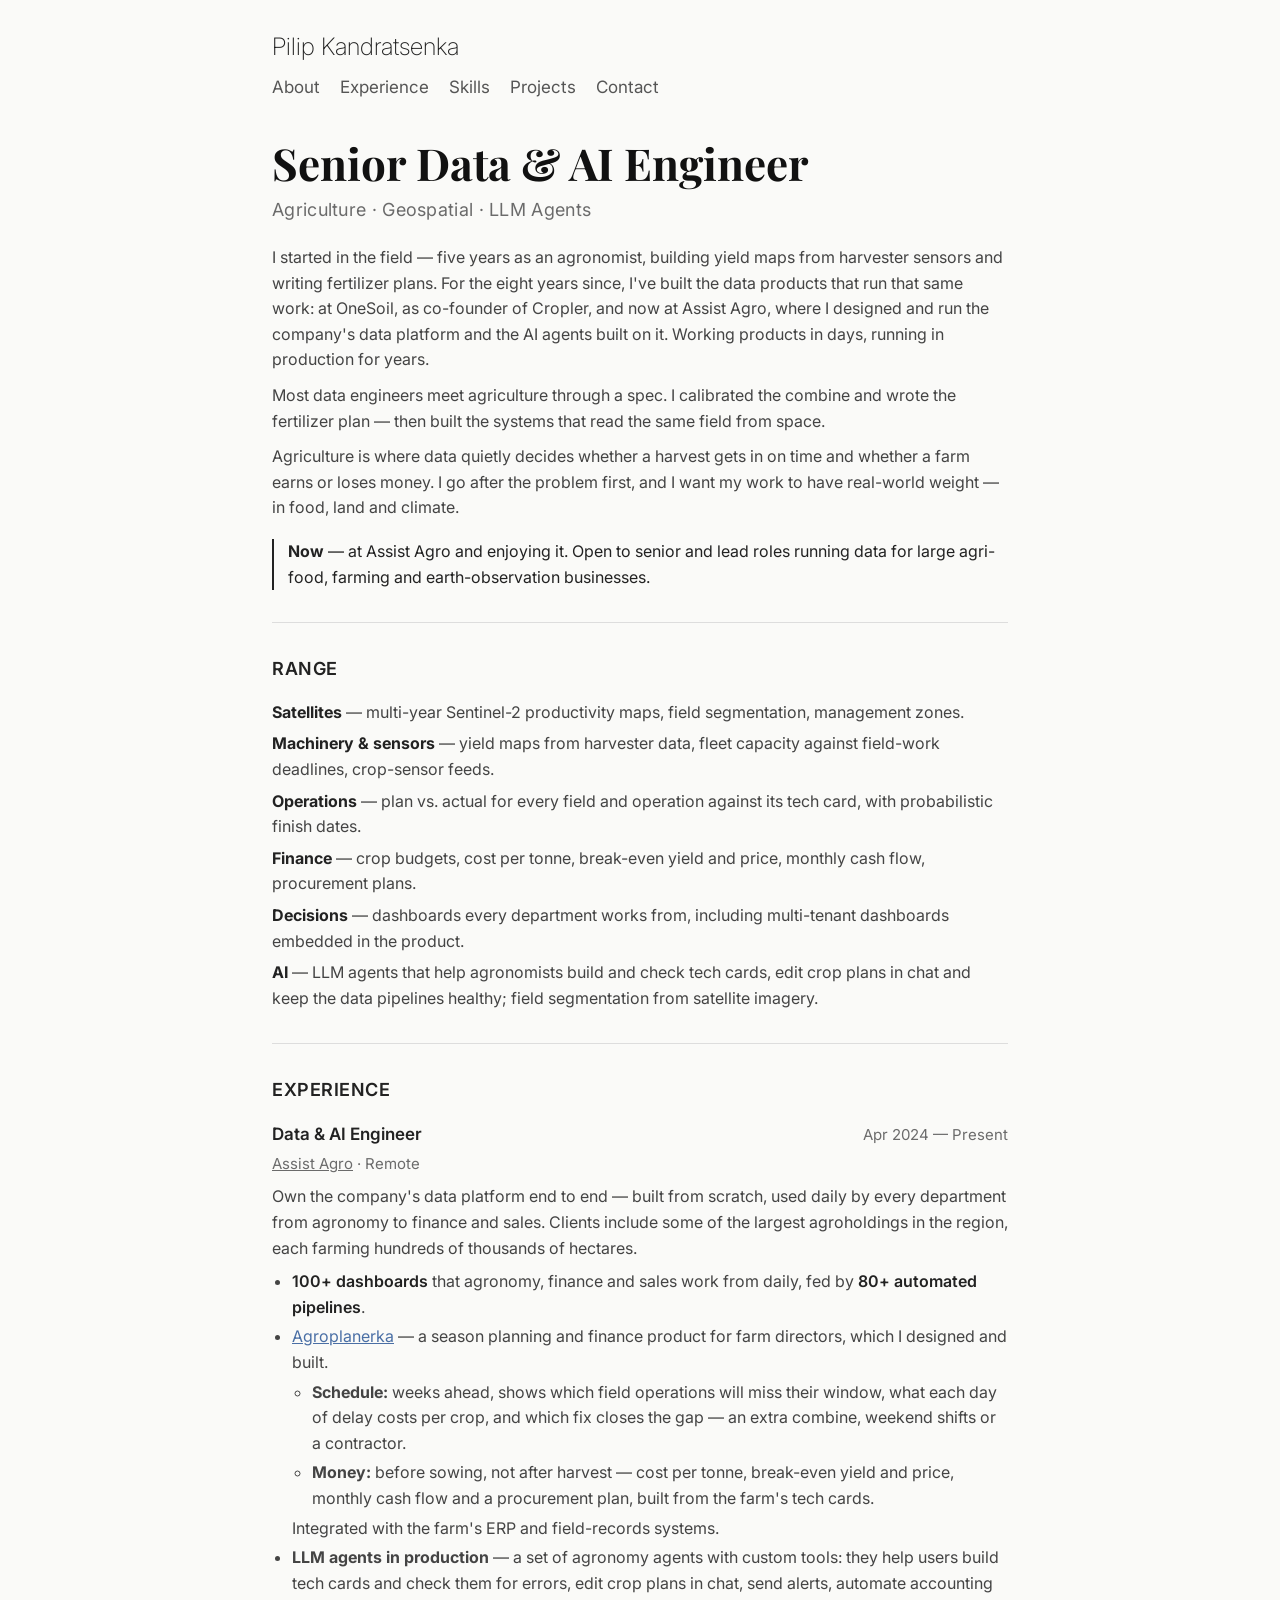
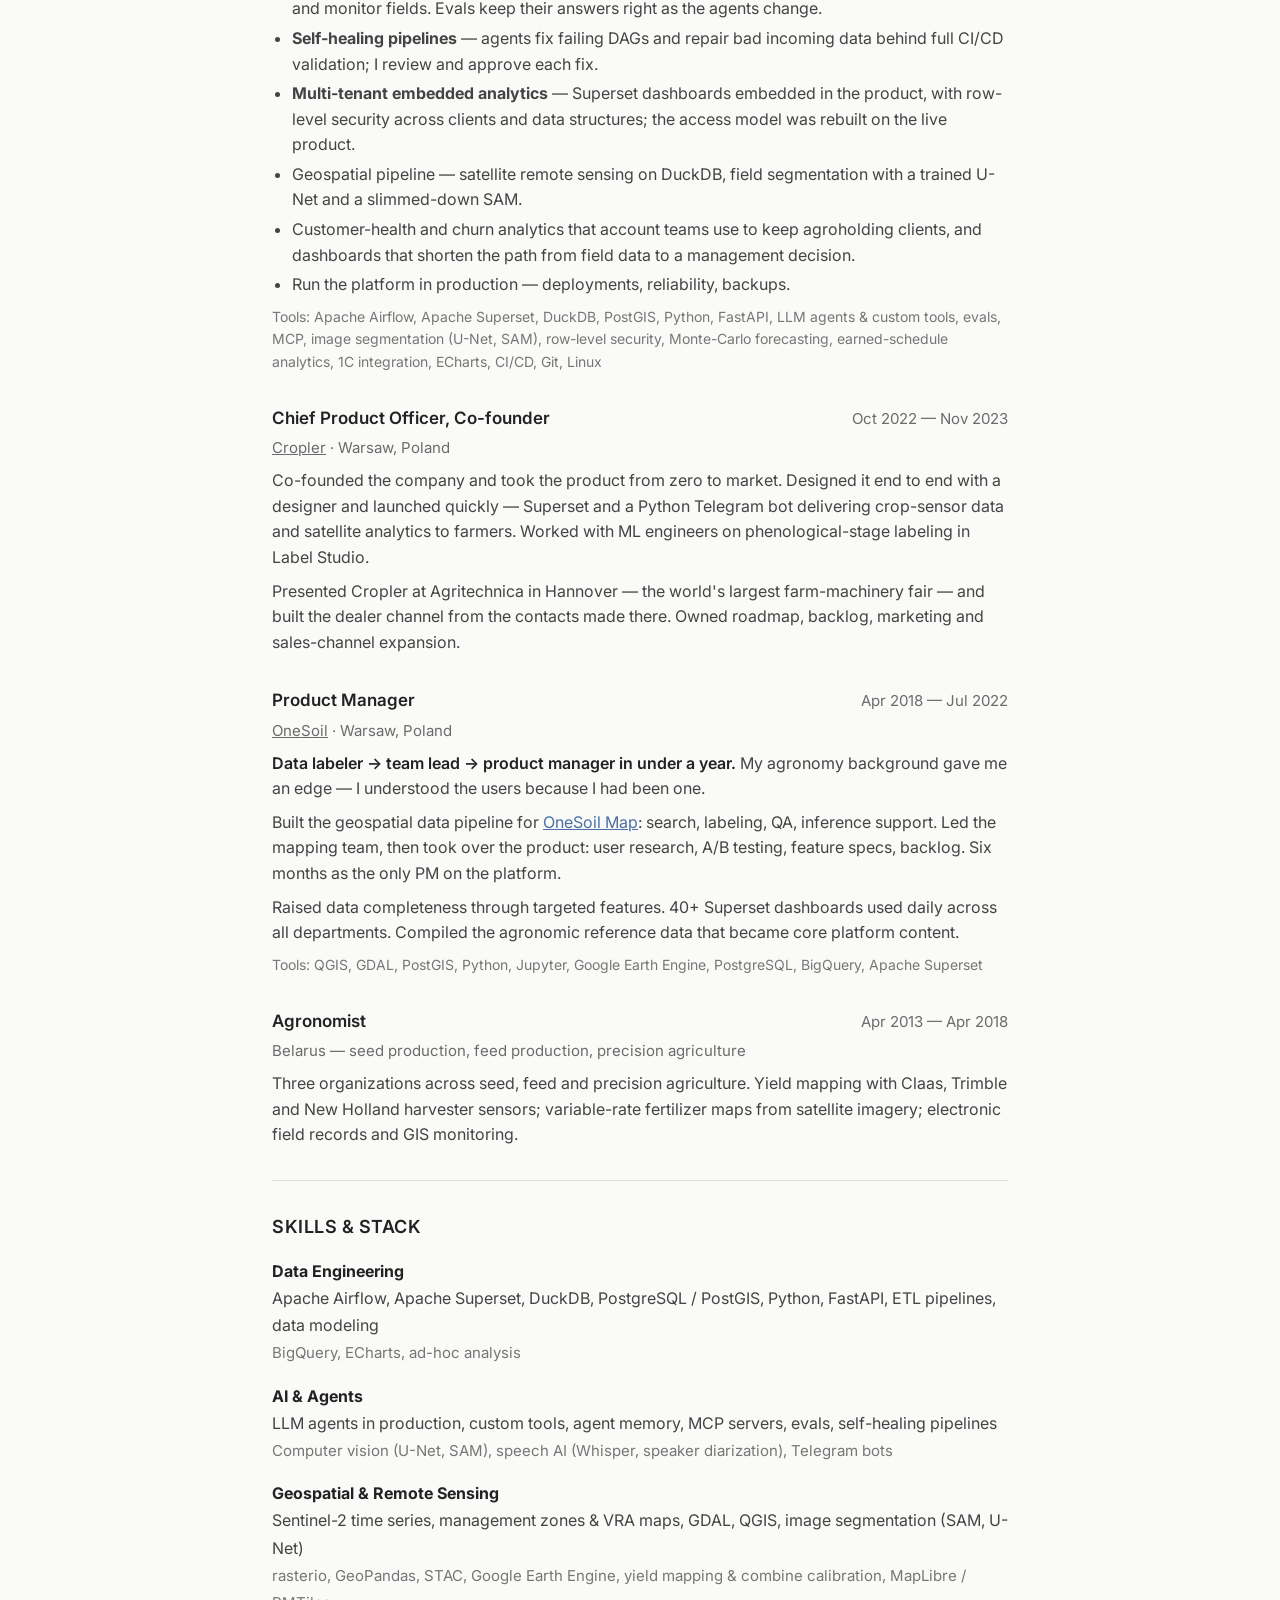
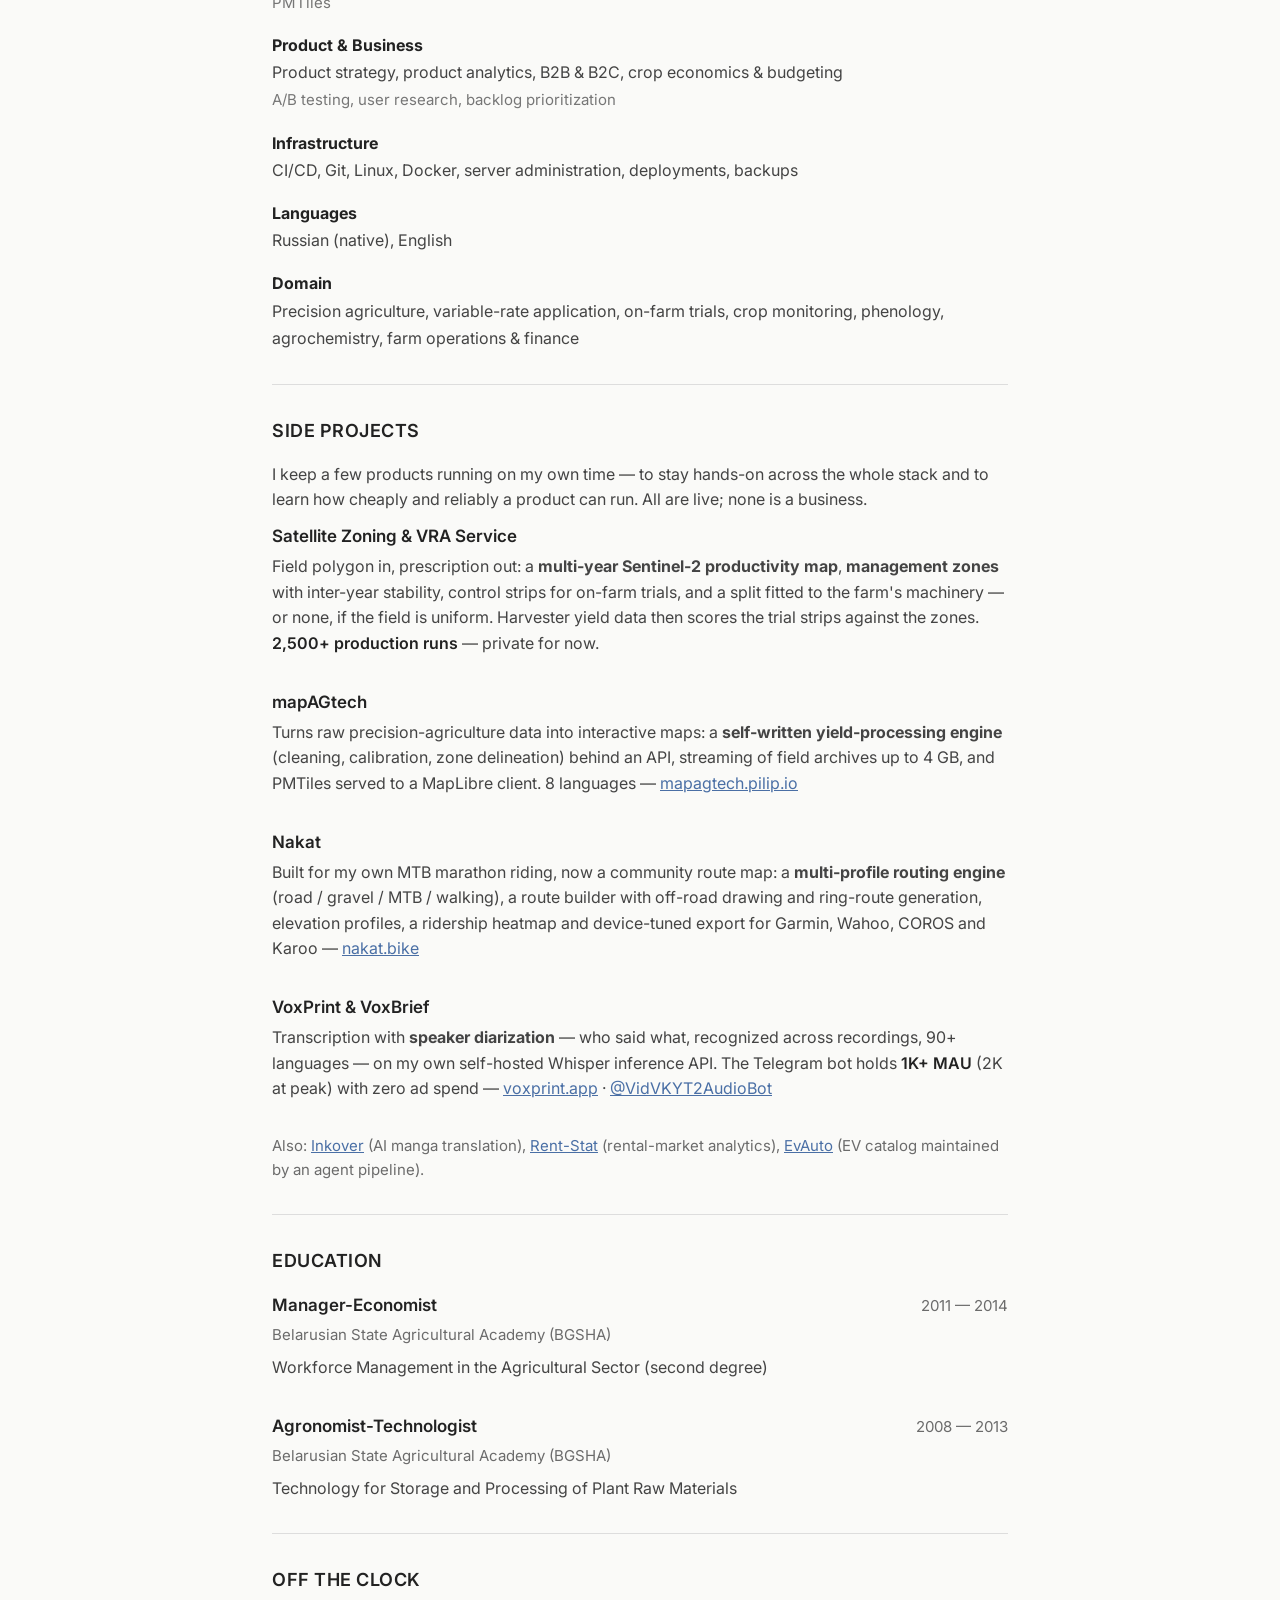
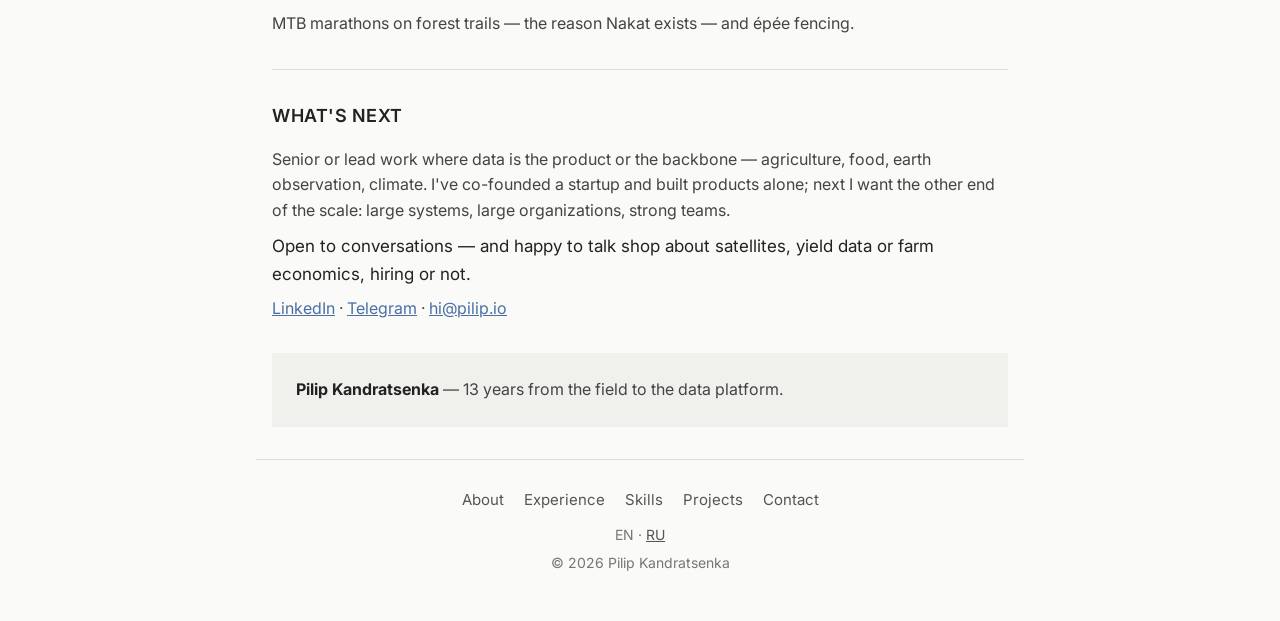
<file: index.html>
<!DOCTYPE html>
<html lang="en">
<head>
    <meta charset="UTF-8">
    <meta name="viewport" content="width=device-width, initial-scale=1.0">
    <title>Pilip Kandratsenka — Senior Data &amp; AI Engineer</title>
    <meta name="description" content="Senior data &amp; AI engineer in agriculture: LLM agents in production, satellites, machinery and sensors, field operations and farm finance — from Sentinel-2 pixels to cost per tonne. Airflow, Superset, DuckDB.">
    <!-- Icons -->
    <link rel="icon" href="/favicon.svg" type="image/svg+xml">
    <link rel="icon" href="/favicon-32.png" sizes="32x32" type="image/png">
    <link rel="apple-touch-icon" href="/apple-touch-icon.png">
    <meta name="theme-color" content="#FAFAF8">
    <!-- Open Graph -->
    <meta property="og:type" content="website">
    <meta property="og:site_name" content="pilip.io">
    <meta property="og:title" content="Pilip Kandratsenka — Senior Data & AI Engineer">
    <meta property="og:description" content="Senior data &amp; AI engineer in agriculture: LLM agents in production, satellites, machinery and sensors, field operations and farm finance — from Sentinel-2 pixels to cost per tonne. Airflow, Superset, DuckDB.">
    <meta property="og:url" content="https://pilip.io/">
    <meta property="og:image" content="https://pilip.io/og.png">
    <meta property="og:image:type" content="image/png">
    <meta property="og:image:width" content="1200">
    <meta property="og:image:height" content="630">
    <meta property="og:image:alt" content="Pilip Kandratsenka — Senior Data & AI Engineer">
    <!-- Twitter/Telegram -->
    <meta name="twitter:card" content="summary_large_image">
    <meta name="twitter:title" content="Pilip Kandratsenka — Senior Data & AI Engineer">
    <meta name="twitter:description" content="Senior data &amp; AI engineer in agriculture: LLM agents in production, satellites, machinery and sensors, field operations and farm finance — from Sentinel-2 pixels to cost per tonne. Airflow, Superset, DuckDB.">
    <meta name="twitter:image" content="https://pilip.io/og.png">
    <link rel="canonical" href="https://pilip.io/">
    <link rel="alternate" hreflang="en" href="https://pilip.io/">
    <link rel="alternate" hreflang="ru" href="https://pilip.io/ru/">
    <link rel="alternate" hreflang="x-default" href="https://pilip.io/">
    <link rel="preconnect" href="https://fonts.googleapis.com">
    <link rel="preconnect" href="https://fonts.gstatic.com" crossorigin>
    <link href="https://fonts.googleapis.com/css2?family=Inter:wght@200;400;600&family=Playfair+Display:wght@700&display=swap" rel="stylesheet">
    <link rel="stylesheet" href="style.css">
    <script type="application/ld+json">
    {
      "@context": "https://schema.org",
      "@type": "Person",
      "name": "Pilip Kandratsenka",
      "alternateName": "Philipp Kondratenko",
      "url": "https://pilip.io/",
      "image": "https://pilip.io/og.png",
      "jobTitle": "Senior Data & AI Engineer",
      "description": "Senior data & AI engineer in agriculture: LLM agents in production, satellites, machinery and sensors, field operations and farm finance — from Sentinel-2 pixels to cost per tonne. Airflow, Superset, DuckDB.",
      "knowsAbout": ["Data Engineering", "Apache Airflow", "Apache Superset", "DuckDB", "LLM Agents", "AI Agents", "MCP", "Computer Vision", "Remote Sensing", "Sentinel-2", "Management Zones", "Precision Agriculture", "Geospatial Analytics", "Farm Economics"],
      "knowsLanguage": ["ru", "en"],
      "alumniOf": {
        "@type": "CollegeOrUniversity",
        "name": "Belarusian State Agricultural Academy"
      },
      "sameAs": [
        "https://www.linkedin.com/in/philipp-kondratenko/",
        "https://t.me/philipkon"
      ]
    }
    </script>
</head>
<body>

<header>
    <div class="header-inner">
        <div class="site-name"><a href="/">Pilip Kandratsenka</a></div>
        <nav>
            <a href="#about">About</a>
            <a href="#experience">Experience</a>
            <a href="#skills">Skills</a>
            <a href="#projects">Projects</a>
            <a href="#contact">Contact</a>
        </nav>
    </div>
</header>

<main>
    <section id="about">
        <h1>Senior Data &amp; AI Engineer</h1>
        <p class="subtitle">Agriculture · Geospatial · LLM Agents</p>
        <p>I started in the field — five years as an agronomist, building yield maps from harvester sensors and writing fertilizer plans. For the eight years since, I've built the data products that run that same work: at OneSoil, as co-founder of Cropler, and now at Assist Agro, where I designed and run the company's data platform and the AI agents built on it. Working products in days, running in production for years.</p>
        <p>Most data engineers meet agriculture through a spec. I calibrated the combine and wrote the fertilizer plan — then built the systems that read the same field from space.</p>
        <p>Agriculture is where data quietly decides whether a harvest gets in on time and whether a farm earns or loses money. I go after the problem first, and I want my work to have real-world weight — in food, land and climate.</p>
        <p class="now"><strong>Now</strong> — at Assist Agro and enjoying it. Open to senior and lead roles running data for large agri-food, farming and earth-observation businesses.</p>

        <hr>

        <h2>Range</h2>
        <ul class="range">
            <li><strong>Satellites</strong> — multi-year Sentinel-2 productivity maps, field segmentation, management zones.</li>
            <li><strong>Machinery &amp; sensors</strong> — yield maps from harvester data, fleet capacity against field-work deadlines, crop-sensor feeds.</li>
            <li><strong>Operations</strong> — plan vs. actual for every field and operation against its tech card, with probabilistic finish dates.</li>
            <li><strong>Finance</strong> — crop budgets, cost per tonne, break-even yield and price, monthly cash flow, procurement plans.</li>
            <li><strong>Decisions</strong> — dashboards every department works from, including multi-tenant dashboards embedded in the product.</li>
            <li><strong>AI</strong> — LLM agents that help agronomists build and check tech cards, edit crop plans in chat and keep the data pipelines healthy; field segmentation from satellite imagery.</li>
        </ul>
    </section>

    <hr>

    <section id="experience">
        <h2>Experience</h2>

        <div class="experience-item">
            <div class="experience-header">
                <span class="role">Data &amp; AI Engineer</span>
                <span class="date">Apr 2024 — Present</span>
            </div>
            <div class="company"><a href="https://assistagro.com/" target="_blank" rel="noopener">Assist Agro</a> · Remote</div>
            <div class="experience-body">
                <p>Own the company's data platform end to end — built from scratch, used daily by every department from agronomy to finance and sales. Clients include some of the largest agroholdings in the region, each farming hundreds of thousands of hectares.</p>
                <ul>
                    <li><span class="metric">100+ dashboards</span> that agronomy, finance and sales work from daily, fed by <span class="metric">80+ automated pipelines</span>.</li>
                    <li><a href="https://agroplanerka.com/" target="_blank" rel="noopener">Agroplanerka</a> — a season planning and finance product for farm directors, which I designed and built.
                        <ul>
                            <li><strong>Schedule:</strong> weeks ahead, shows which field operations will miss their window, what each day of delay costs per crop, and which fix closes the gap — an extra combine, weekend shifts or a contractor.</li>
                            <li><strong>Money:</strong> before sowing, not after harvest — cost per tonne, break-even yield and price, monthly cash flow and a procurement plan, built from the farm's tech cards.</li>
                        </ul>
                        Integrated with the farm's ERP and field-records systems.</li>
                    <li><strong>LLM agents in production</strong> — a set of agronomy agents with custom tools: they help users build tech cards and check them for errors, edit crop plans in chat, send alerts, automate accounting and monitor fields. Evals keep their answers right as the agents change.</li>
                    <li><strong>Self-healing pipelines</strong> — agents fix failing DAGs and repair bad incoming data behind full CI/CD validation; I review and approve each fix.</li>
                    <li><strong>Multi-tenant embedded analytics</strong> — Superset dashboards embedded in the product, with row-level security across clients and data structures; the access model was rebuilt on the live product.</li>
                    <li>Geospatial pipeline — satellite remote sensing on DuckDB, field segmentation with a trained U-Net and a slimmed-down SAM.</li>
                    <li>Customer-health and churn analytics that account teams use to keep agroholding clients, and dashboards that shorten the path from field data to a management decision.</li>
                    <li>Run the platform in production — deployments, reliability, backups.</li>
                </ul>
                <p class="tech-used">Tools: Apache Airflow, Apache Superset, DuckDB, PostGIS, Python, FastAPI, LLM agents &amp; custom tools, evals, MCP, image segmentation (U-Net, SAM), row-level security, Monte-Carlo forecasting, earned-schedule analytics, 1C integration, ECharts, CI/CD, Git, Linux</p>
            </div>
        </div>

        <div class="experience-item">
            <div class="experience-header">
                <span class="role">Chief Product Officer, Co-founder</span>
                <span class="date">Oct 2022 — Nov 2023</span>
            </div>
            <div class="company"><a href="https://www.cropler.io/" target="_blank" rel="noopener">Cropler</a> · Warsaw, Poland</div>
            <div class="experience-body">
                <p>Co-founded the company and took the product from zero to market. Designed it end to end with a designer and launched quickly — Superset and a Python Telegram bot delivering crop-sensor data and satellite analytics to farmers. Worked with ML engineers on phenological-stage labeling in Label Studio.</p>
                <p>Presented Cropler at Agritechnica in Hannover — the world's largest farm-machinery fair — and built the dealer channel from the contacts made there. Owned roadmap, backlog, marketing and sales-channel expansion.</p>
            </div>
        </div>

        <div class="experience-item">
            <div class="experience-header">
                <span class="role">Product Manager</span>
                <span class="date">Apr 2018 — Jul 2022</span>
            </div>
            <div class="company"><a href="https://onesoil.ai/en" target="_blank" rel="noopener">OneSoil</a> · Warsaw, Poland</div>
            <div class="experience-body">
                <p><span class="metric">Data labeler → team lead → product manager in under a year.</span> My agronomy background gave me an edge — I understood the users because I had been one.</p>
                <p>Built the geospatial data pipeline for <a href="https://map.onesoil.ai/" target="_blank" rel="noopener">OneSoil Map</a>: search, labeling, QA, inference support. Led the mapping team, then took over the product: user research, A/B testing, feature specs, backlog. Six months as the only PM on the platform.</p>
                <p>Raised data completeness through targeted features. 40+ Superset dashboards used daily across all departments. Compiled the agronomic reference data that became core platform content.</p>
                <p class="tech-used">Tools: QGIS, GDAL, PostGIS, Python, Jupyter, Google Earth Engine, PostgreSQL, BigQuery, Apache Superset</p>
            </div>
        </div>

        <div class="experience-item">
            <div class="experience-header">
                <span class="role">Agronomist</span>
                <span class="date">Apr 2013 — Apr 2018</span>
            </div>
            <div class="company">Belarus — seed production, feed production, precision agriculture</div>
            <div class="experience-body">
                <p>Three organizations across seed, feed and precision agriculture. Yield mapping with Claas, Trimble and New Holland harvester sensors; variable-rate fertilizer maps from satellite imagery; electronic field records and GIS monitoring.</p>
            </div>
        </div>
    </section>

    <hr>

    <section id="skills">
        <h2>Skills &amp; Stack</h2>

        <div class="skills-grid">
            <div>
                <strong>Data Engineering</strong><br>
                Apache Airflow, Apache Superset, DuckDB, PostgreSQL / PostGIS, Python, FastAPI, ETL pipelines, data modeling<br>
                <span class="skills-secondary">BigQuery, ECharts, ad-hoc analysis</span>
            </div>
            <div>
                <strong>AI &amp; Agents</strong><br>
                LLM agents in production, custom tools, agent memory, MCP servers, evals, self-healing pipelines<br>
                <span class="skills-secondary">Computer vision (U-Net, SAM), speech AI (Whisper, speaker diarization), Telegram bots</span>
            </div>
            <div>
                <strong>Geospatial &amp; Remote Sensing</strong><br>
                Sentinel-2 time series, management zones &amp; VRA maps, GDAL, QGIS, image segmentation (SAM, U-Net)<br>
                <span class="skills-secondary">rasterio, GeoPandas, STAC, Google Earth Engine, yield mapping &amp; combine calibration, MapLibre / PMTiles</span>
            </div>
            <div>
                <strong>Product &amp; Business</strong><br>
                Product strategy, product analytics, B2B &amp; B2C, crop economics &amp; budgeting<br>
                <span class="skills-secondary">A/B testing, user research, backlog prioritization</span>
            </div>
            <div>
                <strong>Infrastructure</strong><br>
                CI/CD, Git, Linux, Docker, server administration, deployments, backups
            </div>
            <div>
                <strong>Languages</strong><br>
                Russian (native), English
            </div>
            <div>
                <strong>Domain</strong><br>
                Precision agriculture, variable-rate application, on-farm trials, crop monitoring, phenology, agrochemistry, farm operations &amp; finance
            </div>
        </div>
    </section>

    <hr>

    <section id="projects">
        <h2>Side Projects</h2>
        <p>I keep a few products running on my own time — to stay hands-on across the whole stack and to learn how cheaply and reliably a product can run. All are live; none is a business.</p>

        <div class="experience-item">
            <div class="experience-header">
                <span class="role">Satellite Zoning &amp; VRA Service</span>
            </div>
            <p>Field polygon in, prescription out: a <strong>multi-year Sentinel-2 productivity map</strong>, <strong>management zones</strong> with inter-year stability, control strips for on-farm trials, and a split fitted to the farm's machinery — or none, if the field is uniform. Harvester yield data then scores the trial strips against the zones. <span class="metric">2,500+ production runs</span> — private for now.</p>
        </div>

        <div class="experience-item">
            <div class="experience-header">
                <span class="role">mapAGtech</span>
            </div>
            <p>Turns raw precision-agriculture data into interactive maps: a <strong>self-written yield-processing engine</strong> (cleaning, calibration, zone delineation) behind an API, streaming of field archives up to 4 GB, and PMTiles served to a MapLibre client. 8 languages — <a href="https://mapagtech.pilip.io" target="_blank" rel="noopener">mapagtech.pilip.io</a></p>
        </div>

        <div class="experience-item">
            <div class="experience-header">
                <span class="role">Nakat</span>
            </div>
            <p>Built for my own MTB marathon riding, now a community route map: a <strong>multi-profile routing engine</strong> (road / gravel / MTB / walking), a route builder with off-road drawing and ring-route generation, elevation profiles, a ridership heatmap and device-tuned export for Garmin, Wahoo, COROS and Karoo — <a href="https://nakat.bike" target="_blank" rel="noopener">nakat.bike</a></p>
        </div>

        <div class="experience-item">
            <div class="experience-header">
                <span class="role">VoxPrint &amp; VoxBrief</span>
            </div>
            <p>Transcription with <strong>speaker diarization</strong> — who said what, recognized across recordings, 90+ languages — on my own self-hosted Whisper inference API. The Telegram bot holds <span class="metric">1K+ MAU</span> (2K at peak) with zero ad spend — <a href="https://voxprint.app" target="_blank" rel="noopener">voxprint.app</a> · <a href="https://t.me/VidVKYT2AudioBot" target="_blank" rel="noopener">@VidVKYT2AudioBot</a></p>
        </div>

        <p class="also">Also: <a href="https://inkover.ink" target="_blank" rel="noopener">Inkover</a> (AI manga translation), <a href="https://rent-stat.org/transparency/" target="_blank" rel="noopener">Rent-Stat</a> (rental-market analytics), <a href="https://evauto.pro" target="_blank" rel="noopener">EvAuto</a> (EV catalog maintained by an agent pipeline).</p>
    </section>

    <hr>

    <section id="education">
        <h2>Education</h2>
        <div class="experience-item">
            <div class="experience-header">
                <span class="role">Manager-Economist</span>
                <span class="date">2011 — 2014</span>
            </div>
            <div class="company">Belarusian State Agricultural Academy (BGSHA)</div>
            <p>Workforce Management in the Agricultural Sector (second degree)</p>
        </div>
        <div class="experience-item">
            <div class="experience-header">
                <span class="role">Agronomist-Technologist</span>
                <span class="date">2008 — 2013</span>
            </div>
            <div class="company">Belarusian State Agricultural Academy (BGSHA)</div>
            <p>Technology for Storage and Processing of Plant Raw Materials</p>
        </div>
    </section>

    <hr>

    <section id="off-the-clock">
        <h2>Off the Clock</h2>
        <p>MTB marathons on forest trails — the reason Nakat exists — and épée fencing.</p>
    </section>

    <hr>

    <section id="contact">
        <h2>What's Next</h2>
        <p>Senior or lead work where data is the product or the backbone — agriculture, food, earth observation, climate. I've co-founded a startup and built products alone; next I want the other end of the scale: large systems, large organizations, strong teams.</p>
        <p class="cta">Open to conversations — and happy to talk shop about satellites, yield data or farm economics, hiring or not.</p>
        <p>
            <a href="https://www.linkedin.com/in/philipp-kondratenko/" target="_blank" rel="noopener">LinkedIn</a> ·
            <a href="https://t.me/philipkon" target="_blank" rel="noopener">Telegram</a> ·
            <a href="mailto:hi@pilip.io">hi@pilip.io</a>
        </p>
    </section>

    <div class="bio-card">
        <strong>Pilip Kandratsenka</strong> — 13 years from the field to the data platform.
    </div>

</main>

<footer>
    <nav>
        <a href="#about">About</a>
        <a href="#experience">Experience</a>
        <a href="#skills">Skills</a>
        <a href="#projects">Projects</a>
        <a href="#contact">Contact</a>
    </nav>
    <p class="lang"><span aria-current="true">EN</span> · <a href="/ru/" hreflang="ru" lang="ru">RU</a></p>
    <p>&copy; 2026 Pilip Kandratsenka</p>
</footer>

</body>
</html>
</file>
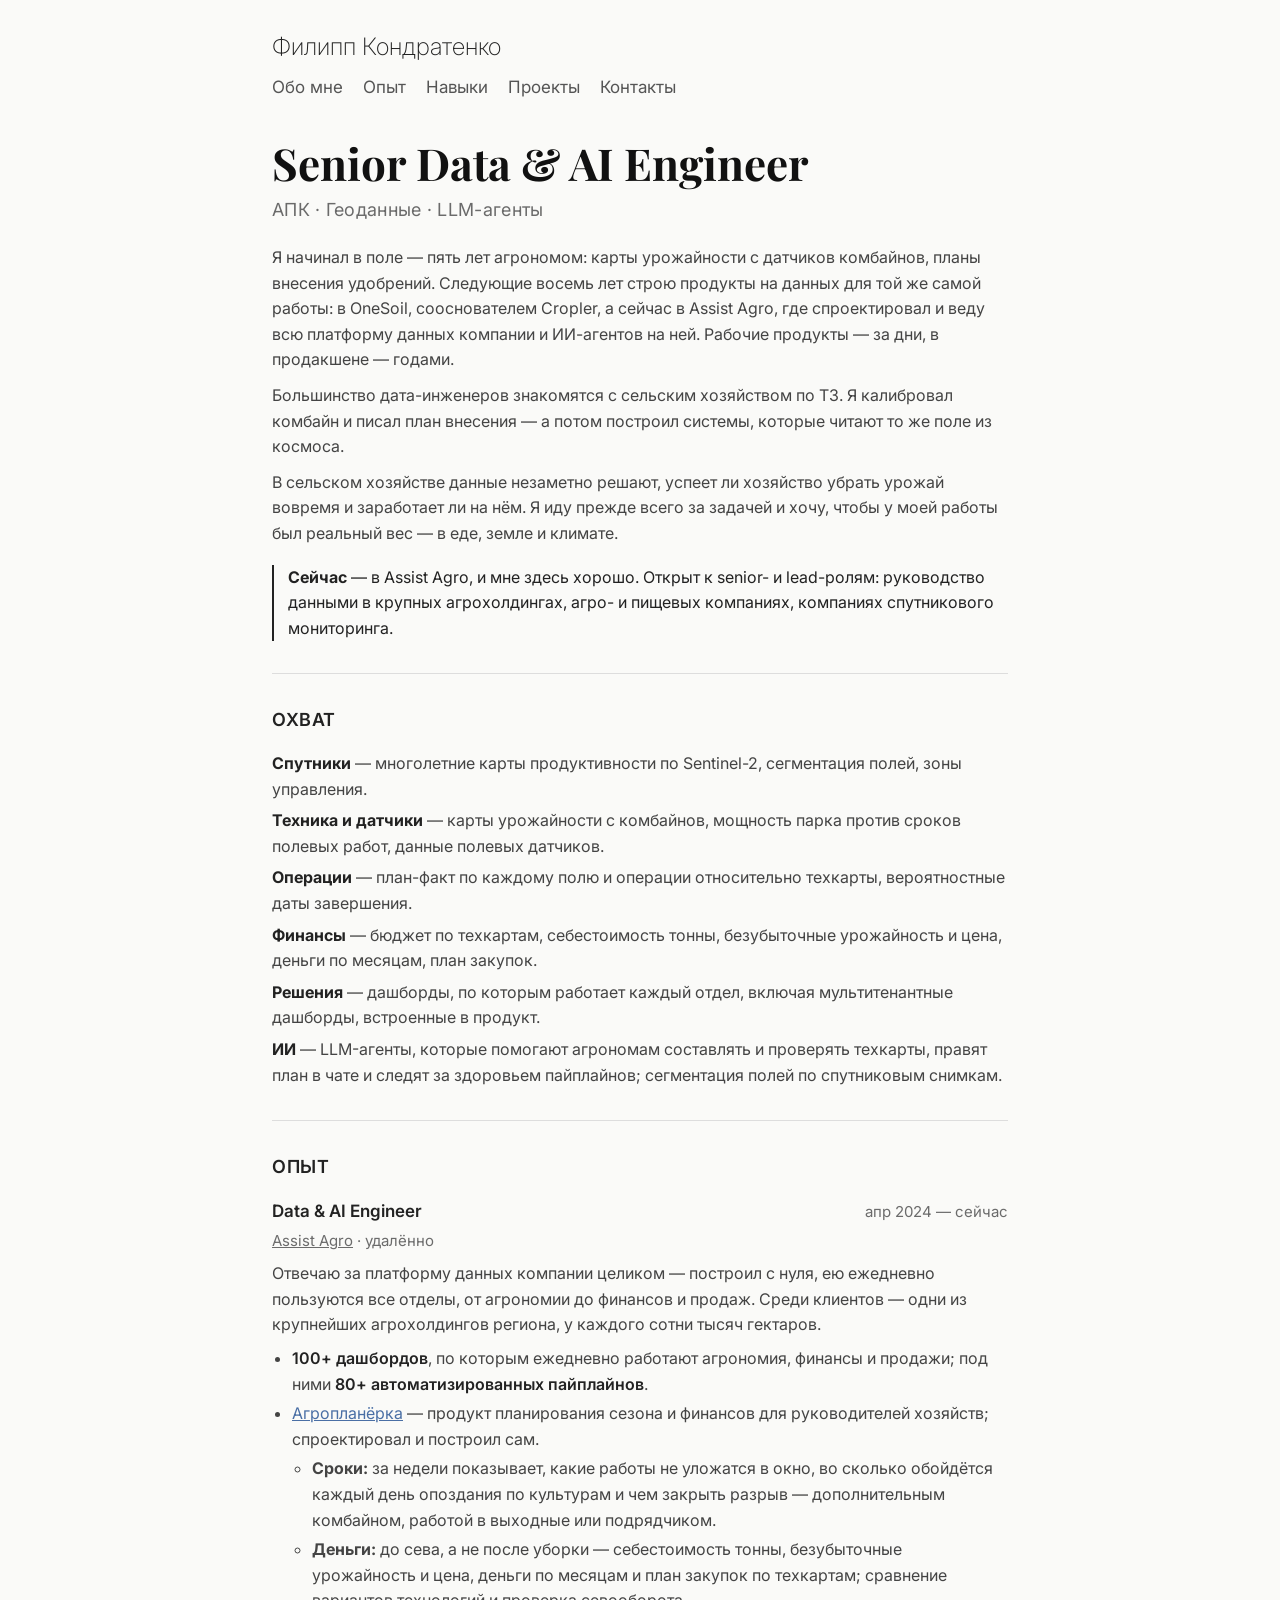
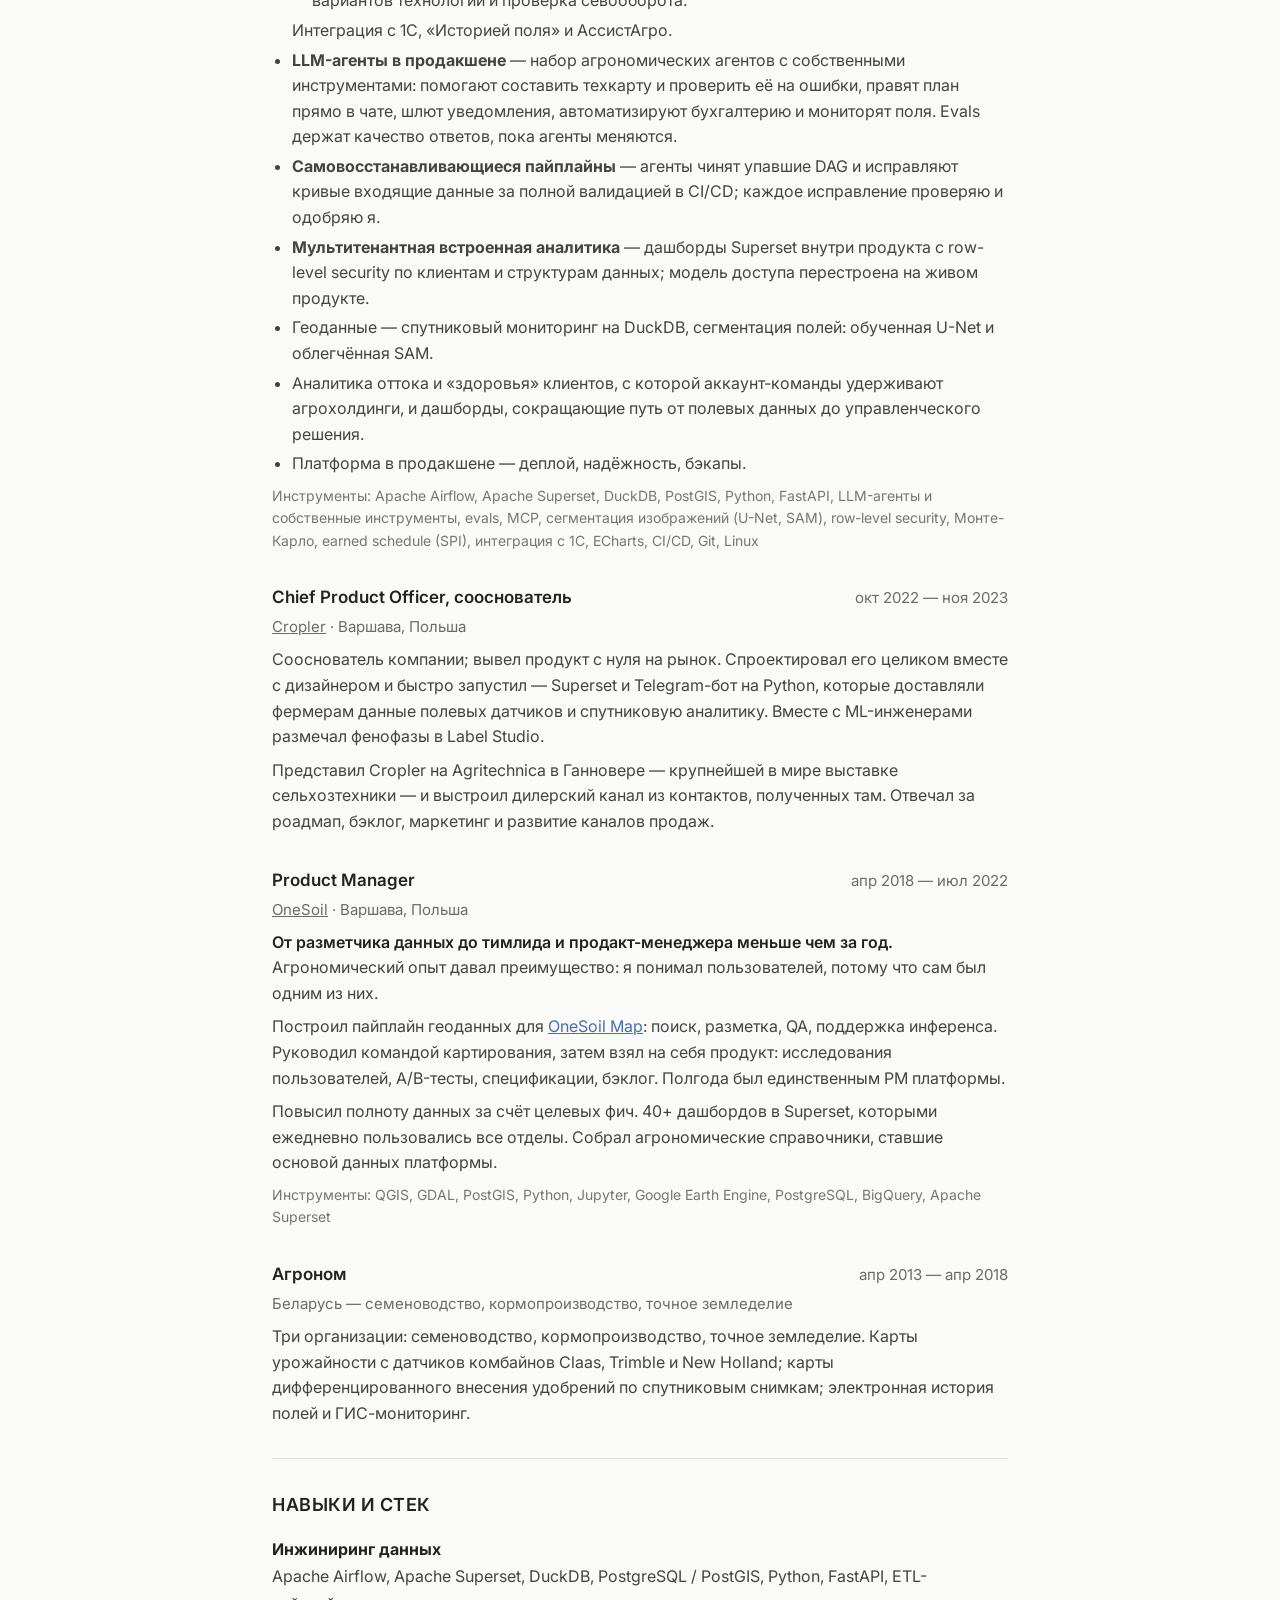
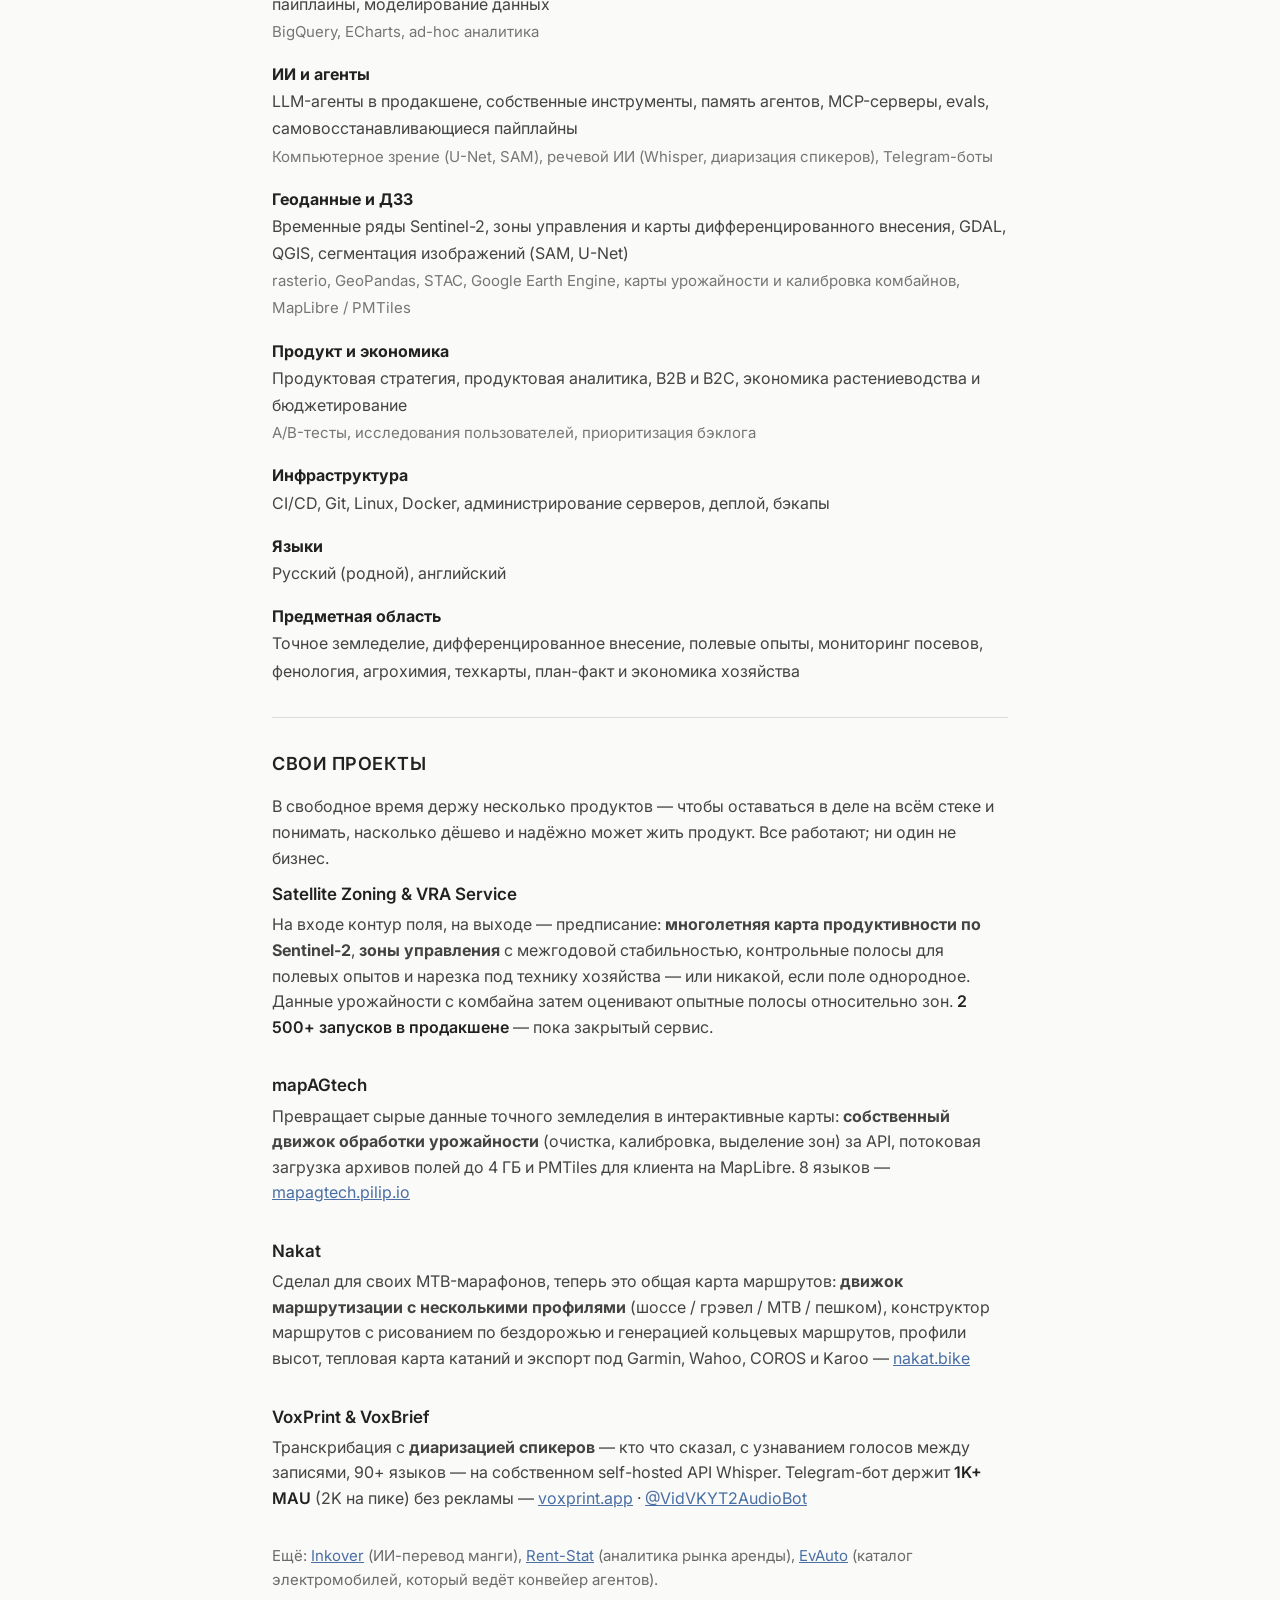
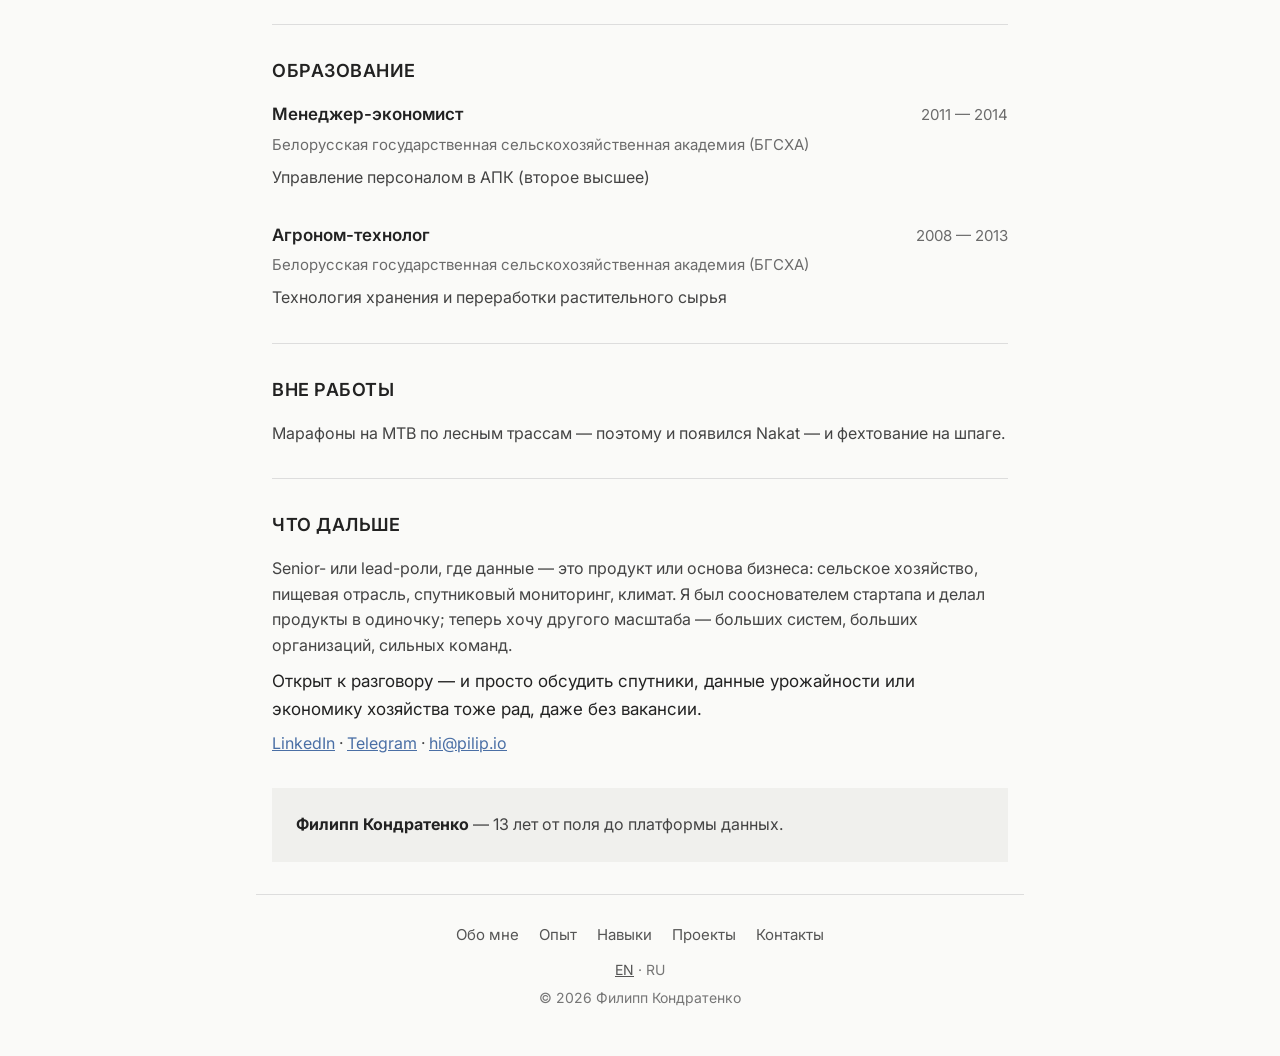
<file: ru/index.html>
<!DOCTYPE html>
<html lang="ru">
<head>
    <meta charset="UTF-8">
    <meta name="viewport" content="width=device-width, initial-scale=1.0">
    <title>Филипп Кондратенко — Senior Data &amp; AI Engineer</title>
    <meta name="description" content="Дата- и AI-инженер в сельском хозяйстве: LLM-агенты в продакшене, спутники, техника и датчики, план-факт полевых работ, себестоимость и бюджет по техкартам. Airflow, Superset, DuckDB, интеграция с 1С.">
    <!-- Icons -->
    <link rel="icon" href="/favicon.svg" type="image/svg+xml">
    <link rel="icon" href="/favicon-32.png" sizes="32x32" type="image/png">
    <link rel="apple-touch-icon" href="/apple-touch-icon.png">
    <meta name="theme-color" content="#FAFAF8">
    <!-- Open Graph -->
    <meta property="og:type" content="website">
    <meta property="og:site_name" content="pilip.io">
    <meta property="og:locale" content="ru_RU">
    <meta property="og:title" content="Филипп Кондратенко — Senior Data & AI Engineer">
    <meta property="og:description" content="13 лет от поля до платформы данных: LLM-агенты, спутники, техника и датчики, план-факт полевых работ, себестоимость и бюджет по техкартам.">
    <meta property="og:url" content="https://pilip.io/ru/">
    <meta property="og:image" content="https://pilip.io/og-ru.png">
    <meta property="og:image:type" content="image/png">
    <meta property="og:image:width" content="1200">
    <meta property="og:image:height" content="630">
    <meta property="og:image:alt" content="Филипп Кондратенко — Senior Data & AI Engineer">
    <!-- Twitter/Telegram -->
    <meta name="twitter:card" content="summary_large_image">
    <meta name="twitter:title" content="Филипп Кондратенко — Senior Data & AI Engineer">
    <meta name="twitter:description" content="13 лет от поля до платформы данных: LLM-агенты, спутники, техника и датчики, план-факт полевых работ, себестоимость и бюджет по техкартам.">
    <meta name="twitter:image" content="https://pilip.io/og-ru.png">
    <link rel="canonical" href="https://pilip.io/ru/">
    <link rel="alternate" hreflang="en" href="https://pilip.io/">
    <link rel="alternate" hreflang="ru" href="https://pilip.io/ru/">
    <link rel="alternate" hreflang="x-default" href="https://pilip.io/">
    <link rel="preconnect" href="https://fonts.googleapis.com">
    <link rel="preconnect" href="https://fonts.gstatic.com" crossorigin>
    <link href="https://fonts.googleapis.com/css2?family=Inter:wght@200;400;600&family=Playfair+Display:wght@700&display=swap" rel="stylesheet">
    <link rel="stylesheet" href="/style.css">
    <script type="application/ld+json">
    {
      "@context": "https://schema.org",
      "@type": "Person",
      "name": "Филипп Кондратенко",
      "alternateName": ["Pilip Kandratsenka", "Philipp Kondratenko"],
      "url": "https://pilip.io/ru/",
      "image": "https://pilip.io/og-ru.png",
      "jobTitle": "Senior Data & AI Engineer",
      "description": "Дата- и AI-инженер в сельском хозяйстве: LLM-агенты в продакшене, спутники, техника и датчики, план-факт полевых работ, себестоимость и бюджет по техкартам.",
      "knowsLanguage": ["ru", "en"],
      "alumniOf": {
        "@type": "CollegeOrUniversity",
        "name": "Белорусская государственная сельскохозяйственная академия"
      },
      "sameAs": [
        "https://www.linkedin.com/in/philipp-kondratenko/",
        "https://t.me/philipkon"
      ]
    }
    </script>
</head>
<body>

<header>
    <div class="header-inner">
        <div class="site-name"><a href="/ru/">Филипп Кондратенко</a></div>
        <nav>
            <a href="#about">Обо мне</a>
            <a href="#experience">Опыт</a>
            <a href="#skills">Навыки</a>
            <a href="#projects">Проекты</a>
            <a href="#contact">Контакты</a>
        </nav>
    </div>
</header>

<main>
    <section id="about">
        <h1>Senior Data &amp; AI Engineer</h1>
        <p class="subtitle">АПК · Геоданные · LLM-агенты</p>
        <p>Я начинал в поле — пять лет агрономом: карты урожайности с датчиков комбайнов, планы внесения удобрений. Следующие восемь лет строю продукты на данных для той же самой работы: в OneSoil, сооснователем Cropler, а сейчас в Assist Agro, где спроектировал и веду всю платформу данных компании и ИИ-агентов на ней. Рабочие продукты — за дни, в продакшене — годами.</p>
        <p>Большинство дата-инженеров знакомятся с сельским хозяйством по ТЗ. Я калибровал комбайн и писал план внесения — а потом построил системы, которые читают то же поле из космоса.</p>
        <p>В сельском хозяйстве данные незаметно решают, успеет ли хозяйство убрать урожай вовремя и заработает ли на нём. Я иду прежде всего за задачей и хочу, чтобы у моей работы был реальный вес — в еде, земле и климате.</p>
        <p class="now"><strong>Сейчас</strong> — в Assist Agro, и мне здесь хорошо. Открыт к senior- и lead-ролям: руководство данными в крупных агрохолдингах, агро- и пищевых компаниях, компаниях спутникового мониторинга.</p>

        <hr>

        <h2>Охват</h2>
        <ul class="range">
            <li><strong>Спутники</strong> — многолетние карты продуктивности по Sentinel-2, сегментация полей, зоны управления.</li>
            <li><strong>Техника и датчики</strong> — карты урожайности с комбайнов, мощность парка против сроков полевых работ, данные полевых датчиков.</li>
            <li><strong>Операции</strong> — план-факт по каждому полю и операции относительно техкарты, вероятностные даты завершения.</li>
            <li><strong>Финансы</strong> — бюджет по техкартам, себестоимость тонны, безубыточные урожайность и цена, деньги по месяцам, план закупок.</li>
            <li><strong>Решения</strong> — дашборды, по которым работает каждый отдел, включая мультитенантные дашборды, встроенные в продукт.</li>
            <li><strong>ИИ</strong> — LLM-агенты, которые помогают агрономам составлять и проверять техкарты, правят план в чате и следят за здоровьем пайплайнов; сегментация полей по спутниковым снимкам.</li>
        </ul>
    </section>

    <hr>

    <section id="experience">
        <h2>Опыт</h2>

        <div class="experience-item">
            <div class="experience-header">
                <span class="role">Data &amp; AI Engineer</span>
                <span class="date">апр 2024 — сейчас</span>
            </div>
            <div class="company"><a href="https://assistagro.com/" target="_blank" rel="noopener">Assist Agro</a> · удалённо</div>
            <div class="experience-body">
                <p>Отвечаю за платформу данных компании целиком — построил с нуля, ею ежедневно пользуются все отделы, от агрономии до финансов и продаж. Среди клиентов — одни из крупнейших агрохолдингов региона, у каждого сотни тысяч гектаров.</p>
                <ul>
                    <li><span class="metric">100+ дашбордов</span>, по которым ежедневно работают агрономия, финансы и продажи; под ними <span class="metric">80+ автоматизированных пайплайнов</span>.</li>
                    <li><a href="https://agroplanerka.com/" target="_blank" rel="noopener">Агропланёрка</a> — продукт планирования сезона и финансов для руководителей хозяйств; спроектировал и построил сам.
                        <ul>
                            <li><strong>Сроки:</strong> за недели показывает, какие работы не уложатся в окно, во сколько обойдётся каждый день опоздания по культурам и чем закрыть разрыв — дополнительным комбайном, работой в выходные или подрядчиком.</li>
                            <li><strong>Деньги:</strong> до сева, а не после уборки — себестоимость тонны, безубыточные урожайность и цена, деньги по месяцам и план закупок по техкартам; сравнение вариантов технологий и проверка севооборота.</li>
                        </ul>
                        Интеграция с 1С, «Историей поля» и АссистАгро.</li>
                    <li><strong>LLM-агенты в продакшене</strong> — набор агрономических агентов с собственными инструментами: помогают составить техкарту и проверить её на ошибки, правят план прямо в чате, шлют уведомления, автоматизируют бухгалтерию и мониторят поля. Evals держат качество ответов, пока агенты меняются.</li>
                    <li><strong>Самовосстанавливающиеся пайплайны</strong> — агенты чинят упавшие DAG и исправляют кривые входящие данные за полной валидацией в CI/CD; каждое исправление проверяю и одобряю я.</li>
                    <li><strong>Мультитенантная встроенная аналитика</strong> — дашборды Superset внутри продукта с row-level security по клиентам и структурам данных; модель доступа перестроена на живом продукте.</li>
                    <li>Геоданные — спутниковый мониторинг на DuckDB, сегментация полей: обученная U-Net и облегчённая SAM.</li>
                    <li>Аналитика оттока и «здоровья» клиентов, с которой аккаунт-команды удерживают агрохолдинги, и дашборды, сокращающие путь от полевых данных до управленческого решения.</li>
                    <li>Платформа в продакшене — деплой, надёжность, бэкапы.</li>
                </ul>
                <p class="tech-used">Инструменты: Apache Airflow, Apache Superset, DuckDB, PostGIS, Python, FastAPI, LLM-агенты и собственные инструменты, evals, MCP, сегментация изображений (U-Net, SAM), row-level security, Монте-Карло, earned schedule (SPI), интеграция с 1С, ECharts, CI/CD, Git, Linux</p>
            </div>
        </div>

        <div class="experience-item">
            <div class="experience-header">
                <span class="role">Chief Product Officer, сооснователь</span>
                <span class="date">окт 2022 — ноя 2023</span>
            </div>
            <div class="company"><a href="https://www.cropler.io/" target="_blank" rel="noopener">Cropler</a> · Варшава, Польша</div>
            <div class="experience-body">
                <p>Сооснователь компании; вывел продукт с нуля на рынок. Спроектировал его целиком вместе с дизайнером и быстро запустил — Superset и Telegram-бот на Python, которые доставляли фермерам данные полевых датчиков и спутниковую аналитику. Вместе с ML-инженерами размечал фенофазы в Label Studio.</p>
                <p>Представил Cropler на Agritechnica в Ганновере — крупнейшей в мире выставке сельхозтехники — и выстроил дилерский канал из контактов, полученных там. Отвечал за роадмап, бэклог, маркетинг и развитие каналов продаж.</p>
            </div>
        </div>

        <div class="experience-item">
            <div class="experience-header">
                <span class="role">Product Manager</span>
                <span class="date">апр 2018 — июл 2022</span>
            </div>
            <div class="company"><a href="https://onesoil.ai/en" target="_blank" rel="noopener">OneSoil</a> · Варшава, Польша</div>
            <div class="experience-body">
                <p><span class="metric">От разметчика данных до тимлида и продакт-менеджера меньше чем за год.</span> Агрономический опыт давал преимущество: я понимал пользователей, потому что сам был одним из них.</p>
                <p>Построил пайплайн геоданных для <a href="https://map.onesoil.ai/" target="_blank" rel="noopener">OneSoil Map</a>: поиск, разметка, QA, поддержка инференса. Руководил командой картирования, затем взял на себя продукт: исследования пользователей, A/B-тесты, спецификации, бэклог. Полгода был единственным PM платформы.</p>
                <p>Повысил полноту данных за счёт целевых фич. 40+ дашбордов в Superset, которыми ежедневно пользовались все отделы. Собрал агрономические справочники, ставшие основой данных платформы.</p>
                <p class="tech-used">Инструменты: QGIS, GDAL, PostGIS, Python, Jupyter, Google Earth Engine, PostgreSQL, BigQuery, Apache Superset</p>
            </div>
        </div>

        <div class="experience-item">
            <div class="experience-header">
                <span class="role">Агроном</span>
                <span class="date">апр 2013 — апр 2018</span>
            </div>
            <div class="company">Беларусь — семеноводство, кормопроизводство, точное земледелие</div>
            <div class="experience-body">
                <p>Три организации: семеноводство, кормопроизводство, точное земледелие. Карты урожайности с датчиков комбайнов Claas, Trimble и New Holland; карты дифференцированного внесения удобрений по спутниковым снимкам; электронная история полей и ГИС-мониторинг.</p>
            </div>
        </div>
    </section>

    <hr>

    <section id="skills">
        <h2>Навыки и стек</h2>

        <div class="skills-grid">
            <div>
                <strong>Инжиниринг данных</strong><br>
                Apache Airflow, Apache Superset, DuckDB, PostgreSQL / PostGIS, Python, FastAPI, ETL-пайплайны, моделирование данных<br>
                <span class="skills-secondary">BigQuery, ECharts, ad-hoc аналитика</span>
            </div>
            <div>
                <strong>ИИ и агенты</strong><br>
                LLM-агенты в продакшене, собственные инструменты, память агентов, MCP-серверы, evals, самовосстанавливающиеся пайплайны<br>
                <span class="skills-secondary">Компьютерное зрение (U-Net, SAM), речевой ИИ (Whisper, диаризация спикеров), Telegram-боты</span>
            </div>
            <div>
                <strong>Геоданные и ДЗЗ</strong><br>
                Временные ряды Sentinel-2, зоны управления и карты дифференцированного внесения, GDAL, QGIS, сегментация изображений (SAM, U-Net)<br>
                <span class="skills-secondary">rasterio, GeoPandas, STAC, Google Earth Engine, карты урожайности и калибровка комбайнов, MapLibre / PMTiles</span>
            </div>
            <div>
                <strong>Продукт и экономика</strong><br>
                Продуктовая стратегия, продуктовая аналитика, B2B и B2C, экономика растениеводства и бюджетирование<br>
                <span class="skills-secondary">A/B-тесты, исследования пользователей, приоритизация бэклога</span>
            </div>
            <div>
                <strong>Инфраструктура</strong><br>
                CI/CD, Git, Linux, Docker, администрирование серверов, деплой, бэкапы
            </div>
            <div>
                <strong>Языки</strong><br>
                Русский (родной), английский
            </div>
            <div>
                <strong>Предметная область</strong><br>
                Точное земледелие, дифференцированное внесение, полевые опыты, мониторинг посевов, фенология, агрохимия, техкарты, план-факт и экономика хозяйства
            </div>
        </div>
    </section>

    <hr>

    <section id="projects">
        <h2>Свои проекты</h2>
        <p>В свободное время держу несколько продуктов — чтобы оставаться в деле на всём стеке и понимать, насколько дёшево и надёжно может жить продукт. Все работают; ни один не бизнес.</p>

        <div class="experience-item">
            <div class="experience-header">
                <span class="role">Satellite Zoning &amp; VRA Service</span>
            </div>
            <p>На входе контур поля, на выходе — предписание: <strong>многолетняя карта продуктивности по Sentinel-2</strong>, <strong>зоны управления</strong> с межгодовой стабильностью, контрольные полосы для полевых опытов и нарезка под технику хозяйства — или никакой, если поле однородное. Данные урожайности с комбайна затем оценивают опытные полосы относительно зон. <span class="metric">2 500+ запусков в продакшене</span> — пока закрытый сервис.</p>
        </div>

        <div class="experience-item">
            <div class="experience-header">
                <span class="role">mapAGtech</span>
            </div>
            <p>Превращает сырые данные точного земледелия в интерактивные карты: <strong>собственный движок обработки урожайности</strong> (очистка, калибровка, выделение зон) за API, потоковая загрузка архивов полей до 4 ГБ и PMTiles для клиента на MapLibre. 8 языков — <a href="https://mapagtech.pilip.io" target="_blank" rel="noopener">mapagtech.pilip.io</a></p>
        </div>

        <div class="experience-item">
            <div class="experience-header">
                <span class="role">Nakat</span>
            </div>
            <p>Сделал для своих MTB-марафонов, теперь это общая карта маршрутов: <strong>движок маршрутизации с несколькими профилями</strong> (шоссе / грэвел / MTB / пешком), конструктор маршрутов с рисованием по бездорожью и генерацией кольцевых маршрутов, профили высот, тепловая карта катаний и экспорт под Garmin, Wahoo, COROS и Karoo — <a href="https://nakat.bike" target="_blank" rel="noopener">nakat.bike</a></p>
        </div>

        <div class="experience-item">
            <div class="experience-header">
                <span class="role">VoxPrint &amp; VoxBrief</span>
            </div>
            <p>Транскрибация с <strong>диаризацией спикеров</strong> — кто что сказал, с узнаванием голосов между записями, 90+ языков — на собственном self-hosted API Whisper. Telegram-бот держит <span class="metric">1K+ MAU</span> (2K на пике) без рекламы — <a href="https://voxprint.app" target="_blank" rel="noopener">voxprint.app</a> · <a href="https://t.me/VidVKYT2AudioBot" target="_blank" rel="noopener">@VidVKYT2AudioBot</a></p>
        </div>

        <p class="also">Ещё: <a href="https://inkover.ink" target="_blank" rel="noopener">Inkover</a> (ИИ-перевод манги), <a href="https://rent-stat.org/transparency/" target="_blank" rel="noopener">Rent-Stat</a> (аналитика рынка аренды), <a href="https://evauto.pro" target="_blank" rel="noopener">EvAuto</a> (каталог электромобилей, который ведёт конвейер агентов).</p>
    </section>

    <hr>

    <section id="education">
        <h2>Образование</h2>
        <div class="experience-item">
            <div class="experience-header">
                <span class="role">Менеджер-экономист</span>
                <span class="date">2011 — 2014</span>
            </div>
            <div class="company">Белорусская государственная сельскохозяйственная академия (БГСХА)</div>
            <p>Управление персоналом в АПК (второе высшее)</p>
        </div>
        <div class="experience-item">
            <div class="experience-header">
                <span class="role">Агроном-технолог</span>
                <span class="date">2008 — 2013</span>
            </div>
            <div class="company">Белорусская государственная сельскохозяйственная академия (БГСХА)</div>
            <p>Технология хранения и переработки растительного сырья</p>
        </div>
    </section>

    <hr>

    <section id="off-the-clock">
        <h2>Вне работы</h2>
        <p>Марафоны на MTB по лесным трассам — поэтому и появился Nakat — и фехтование на шпаге.</p>
    </section>

    <hr>

    <section id="contact">
        <h2>Что дальше</h2>
        <p>Senior- или lead-роли, где данные — это продукт или основа бизнеса: сельское хозяйство, пищевая отрасль, спутниковый мониторинг, климат. Я был сооснователем стартапа и делал продукты в одиночку; теперь хочу другого масштаба — больших систем, больших организаций, сильных команд.</p>
        <p class="cta">Открыт к разговору — и просто обсудить спутники, данные урожайности или экономику хозяйства тоже рад, даже без вакансии.</p>
        <p>
            <a href="https://www.linkedin.com/in/philipp-kondratenko/" target="_blank" rel="noopener">LinkedIn</a> ·
            <a href="https://t.me/philipkon" target="_blank" rel="noopener">Telegram</a> ·
            <a href="mailto:hi@pilip.io">hi@pilip.io</a>
        </p>
    </section>

    <div class="bio-card">
        <strong>Филипп Кондратенко</strong> — 13 лет от поля до платформы данных.
    </div>

</main>

<footer>
    <nav>
        <a href="#about">Обо мне</a>
        <a href="#experience">Опыт</a>
        <a href="#skills">Навыки</a>
        <a href="#projects">Проекты</a>
        <a href="#contact">Контакты</a>
    </nav>
    <p class="lang"><a href="/" hreflang="en" lang="en">EN</a> · <span aria-current="true">RU</span></p>
    <p>&copy; 2026 Филипп Кондратенко</p>
</footer>

</body>
</html>
</file>
<file: style.css>
/* Reset */
*, *::before, *::after {
    margin: 0;
    padding: 0;
    box-sizing: border-box;
}

/* Base */
html {
    scroll-behavior: smooth;
}

body {
    font-family: 'Inter', 'Avenir Next', Avenir, system-ui, sans-serif;
    font-size: 16px;
    line-height: 1.6;
    color: #444444;
    background: #FAFAF8;
    -webkit-font-smoothing: antialiased;
}

/* Links */
a {
    color: #4A6FA5;
    text-decoration: underline;
}

a:visited {
    color: #4A6FA5;
}

a:hover {
    color: #333333;
}

/* Header */
header {
    padding: 28px 0 16px;
}

.header-inner {
    max-width: 768px;
    margin: 0 auto;
    padding: 0 16px;
}

.site-name {
    font-size: 24px;
    font-weight: 200;
    margin-bottom: 8px;
}

.site-name a {
    color: #222222;
    text-decoration: none;
}

nav {
    font-size: 17px;
    font-weight: 400;
    display: flex;
    flex-wrap: wrap;
    gap: 4px 20px;
}

nav a {
    color: #555555;
    text-decoration: none;
}

nav a:visited {
    color: #555555;
}

nav a:hover {
    color: #222222;
}

/* Main */
main {
    max-width: 768px;
    margin: 0 auto;
    padding: 20px 16px 32px;
}

/* Headings */
h1 {
    font-family: 'Playfair Display', Georgia, serif;
    font-size: 44px;
    font-weight: 700;
    line-height: 1.15;
    color: #111111;
    margin-bottom: 16px;
}

h2 {
    font-size: 18px;
    font-weight: 600;
    color: #222222;
    margin-bottom: 16px;
    text-transform: uppercase;
    letter-spacing: 0.5px;
}

/* Hero */
.subtitle {
    font-size: 18px;
    color: #6B6B6B;
    margin: -8px 0 20px;
    letter-spacing: 0.3px;
}

.now {
    border-left: 2px solid #222222;
    padding-left: 14px;
    margin-top: 18px;
    color: #222222;
}

/* Range */
.range {
    list-style: none;
    margin: 0 0 14px;
}

.range li {
    margin-bottom: 6px;
}

.range strong {
    color: #222222;
}

.also {
    font-size: 15px;
    color: #6B6B6B;
}

/* Paragraphs */
p {
    margin-bottom: 10px;
}

/* Horizontal rules */
hr {
    border: none;
    border-top: 1px solid #DDDDDD;
    margin: 32px 0;
}

/* Metric highlights */
.metric {
    font-weight: 600;
    color: #222222;
}

/* Experience */
.experience-item {
    margin-bottom: 32px;
}

.experience-header {
    display: flex;
    justify-content: space-between;
    align-items: baseline;
    flex-wrap: wrap;
    gap: 8px;
    margin-bottom: 4px;
}

.role {
    font-size: 17px;
    font-weight: 600;
    color: #222222;
}

.date {
    font-size: 15px;
    font-weight: 400;
    color: #6B6B6B;
    white-space: nowrap;
}

.company {
    font-size: 15px;
    color: #6B6B6B;
    margin-bottom: 8px;
}

.company a {
    color: #6B6B6B;
}

.company a:hover {
    color: #222222;
}

.experience-body p {
    margin-bottom: 8px;
}

.experience-body ul {
    margin: 0 0 8px;
    padding-left: 20px;
}

.experience-body li {
    margin-bottom: 4px;
}

.experience-body li ul {
    margin: 4px 0;
}

.tech-used {
    font-size: 14px;
    color: #767676;
}

/* Skills */
.skills-grid {
    display: flex;
    flex-direction: column;
    gap: 16px;
}

.skills-grid div {
    line-height: 1.7;
}

.skills-grid strong {
    color: #222222;
}

.skills-secondary {
    color: #767676;
    font-size: 15px;
}

/* Bio card */
.bio-card {
    background: #F0F0ED;
    padding: 24px;
    margin-top: 32px;
    border-radius: 0;
    font-size: 16px;
    line-height: 1.6;
}

.bio-card strong {
    color: #222222;
}

/* CTA */
.cta {
    font-size: 17px;
    color: #222222;
    margin-bottom: 8px;
}

/* Footer */
footer {
    max-width: 768px;
    margin: 0 auto;
    padding: 28px 16px 36px;
    text-align: center;
    border-top: 1px solid #DDDDDD;
}

footer nav {
    margin-bottom: 12px;
    font-size: 15px;
    justify-content: center;
    gap: 4px 20px;
}

footer nav a {
    color: #555555;
}

footer .lang {
    font-size: 14px;
    margin-bottom: 6px;
}

footer .lang a {
    color: #555555;
}

footer p {
    font-size: 14px;
    color: #767676;
}

/* Mobile */
@media (max-width: 600px) {
    header {
        padding: 20px 0 12px;
    }

    .site-name {
        font-size: 20px;
    }

    nav {
        font-size: 14px;
        gap: 4px 12px;
    }

    h1 {
        font-size: 30px;
        line-height: 1.2;
    }

    .role {
        font-size: 16px;
    }

    .experience-header {
        flex-direction: column;
        gap: 2px;
    }
}
</file>
